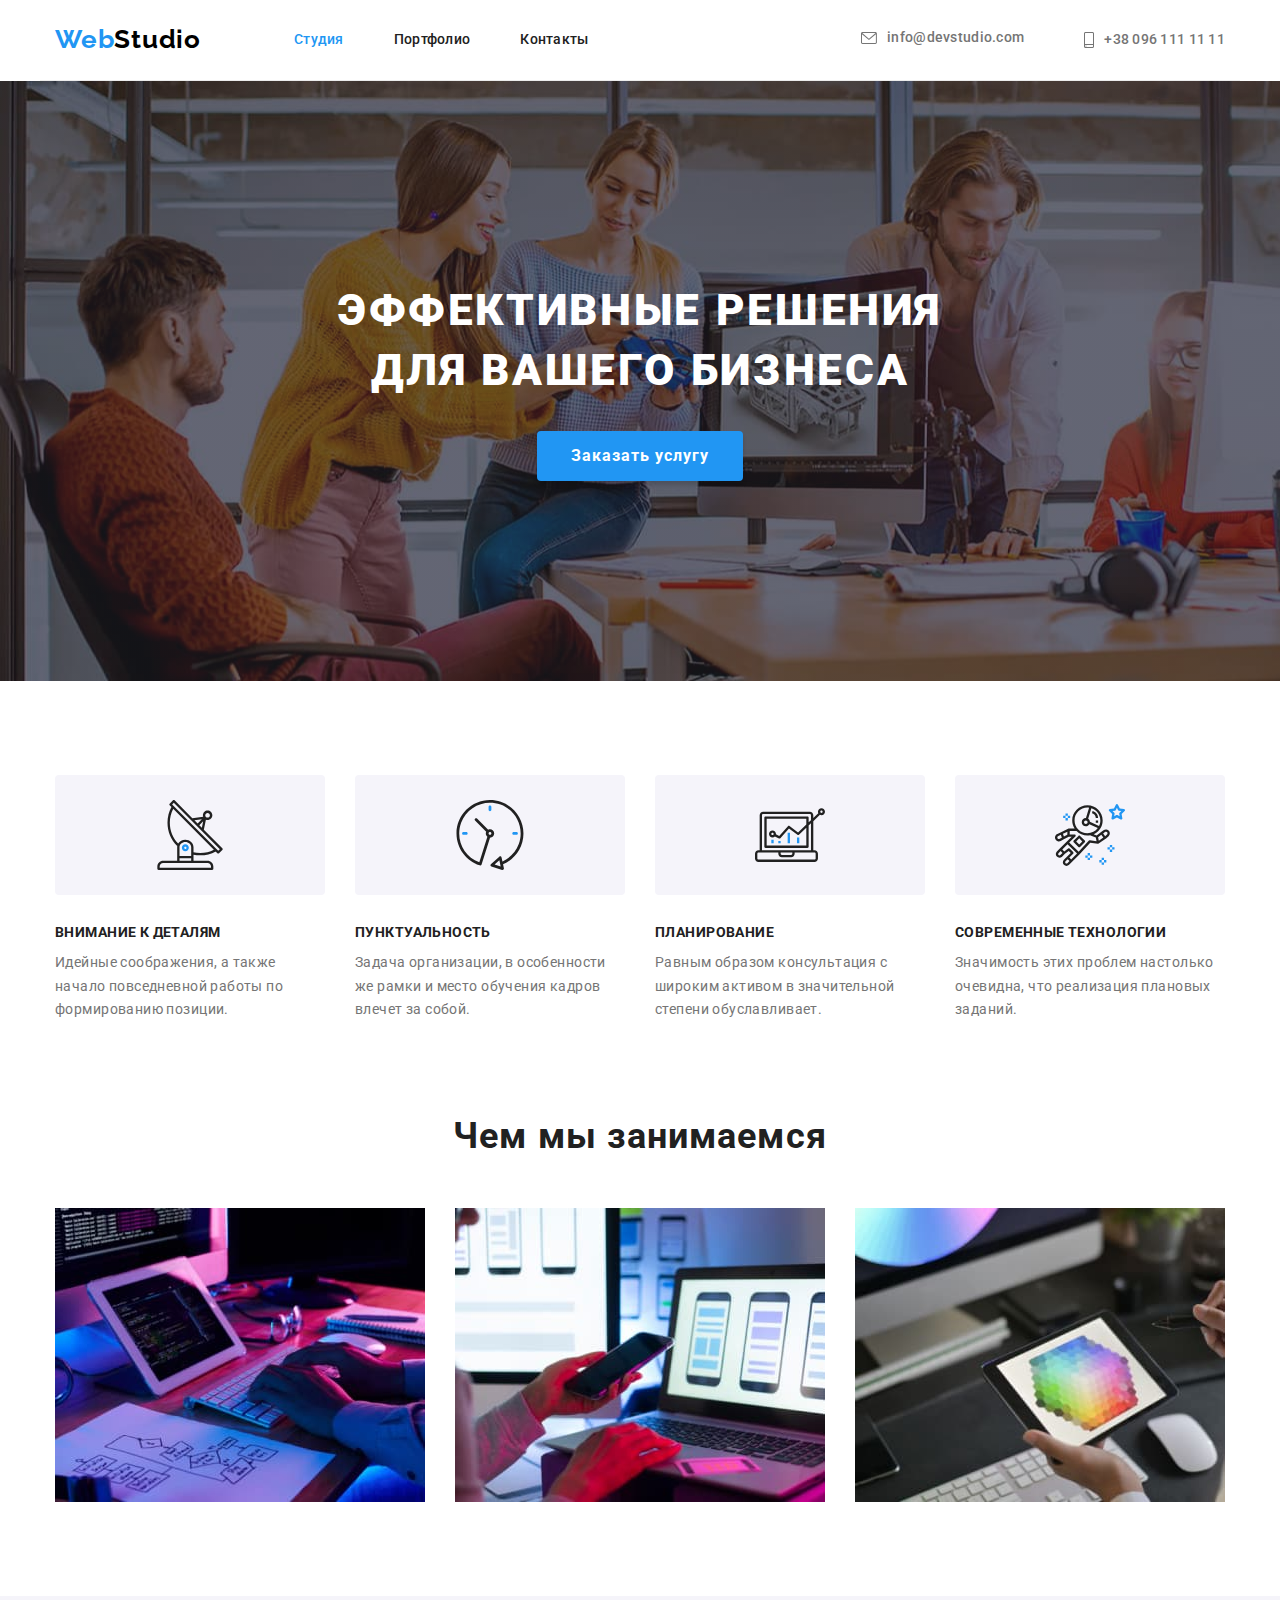
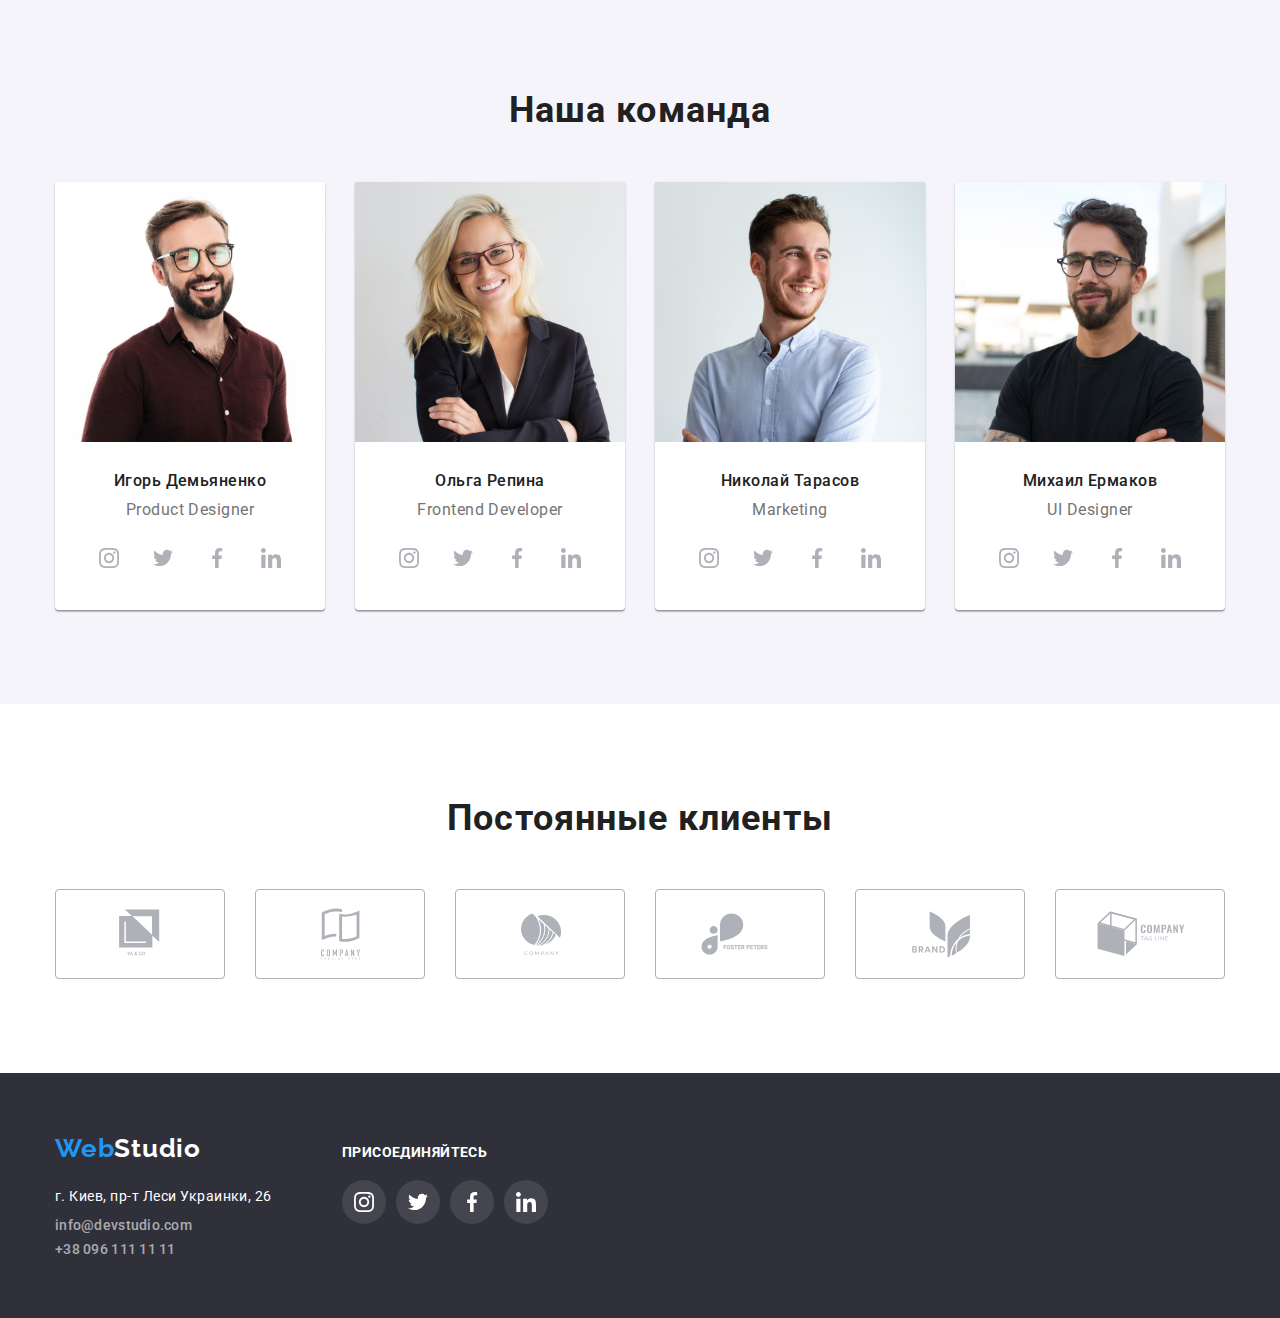
<file: hw-04/index.html>
<!DOCTYPE html>
<html lang="ru">
<head>
    <meta charset="UTF-8">
    <meta name="viewport" content="width=device-width, initial-scale=1.0">
    <title>WebStudio</title>
    <link href="https://fonts.googleapis.com/css2?family=Raleway:wght@700&family=Roboto:wght@400;500;700;900&display=swap" rel="stylesheet">
    <link rel="stylesheet" href="https://cdnjs.cloudflare.com/ajax/libs/modern-normalize/1.0.0/modern-normalize.min.css">
    <link rel="stylesheet" href="./css/styles.css">
</head>
<body>
    
    <header class="header">
        <div class="container">
            <!--main navigation in header-->
            <nav class="nav">
                <a href="./index.html" class="link logo logo-header"><span>Web</span>Studio</a>
                <ul class="list navlist">
                    <li class="list-item navlist-item"><a class="link navlist-item-link select-page" href="./index.html">Студия</a></li>
                    <li class="list-item navlist-item"><a class="link navlist-item-link" href="./portfolio.html">Портфолио</a></li>
                    <li class="list-item navlist-item"><a class="link navlist-item-link" href="">Контакты</a></li>
                </ul>
            </nav>

            <!--contacts information in header-->
            <ul class="list contacts contacts-header">
                <li class="list-item contacts-item">
                    <a class="link contacts-link" href="mailto:info@devstudio.com">
                            <svg class="icon icon-contacts" width="16" height="12">
                                <use href="./symbol-defs.svg#icon-envelope"></use>
                            </svg>
                            info@devstudio.com
                    </a>
                </li>
                <li class="list-item contacts-item">
                    <a class="link contacts-link" href="tel:+380961111111">
                            <svg class="icon icon-contacts" width="10" height="16">
                                <use href="./symbol-defs.svg#icon-smartphone"></use>
                            </svg>
                            +38 096 111 11 11
                    </a>
                </li>
            </ul>
        </div>
    </header>

    <main class="maininfo"> 
            <!--Hero-->
        <section class=" hero">
            <div class="container">
                <h1 class="title-hero">Эффективные решения <br/>
                    для вашего бизнеса</h1>
                <a href="" class="link button-hero">Заказать услугу</a>
            </div>
        </section>


        <!--properties-->
        <section class="properties">
            <div class="container">
                <!--<h2>Профессиональные свойства</h2>-->
                <ul class="list properties-list">
                    <li class="list-item properties-item">
                        <div class="thumb">
                            <svg class="icon" width="70" height="70">
                                <use href="./symbol-defs.svg#icon-antenna"></use>
                            </svg>
                        </div>
                        <h3 class="properties-title">Внимание к деталям</h3>
                        <p>Идейные соображения, а также начало повседневной работы по формированию позиции.</p>
                    </li>
                    <li class="list-item properties-item">
                        <div class="thumb">
                            <svg class="icon" width="70" height="70">
                                <use href="./symbol-defs.svg#icon-clock"></use>
                            </svg>
                        </div>
                        <h3 class="properties-title">Пунктуальность</h3>
                        <p>Задача организации, в особенности же рамки и место обучения кадров влечет за собой.</p>
                    </li>
                    <li class="list-item properties-item">
                        <div class="thumb">
                            <svg class="icon" width="70" height="70">
                                <use href="./symbol-defs.svg#icon-diagram"></use>
                            </svg>
                        </div>
                        <h3 class="properties-title">Планирование</h3>
                        <p>Равным образом консультация с широким активом в значительной степени обуславливает.</p>
                    </li>
                    <li class="list-item properties-item">
                        <div class="thumb">
                            <svg class="icon" width="70" height="70">
                                <use href="./symbol-defs.svg#icon-astronaut"></use>
                            </svg>
                        </div>
                        <h3 class="properties-title">Современные технологии</h3>
                        <p>Значимость этих проблем настолько очевидна, что реализация плановых заданий.</p>
                    </li>
                </ul>
            </div>
        </section>


        <!--what we do-->
        <section class="whatwedo">
            <div class="container">
                <h2 class="title">Чем мы занимаемся</h2>
                <ul class="list whatwedo-list">
                    <li class="list-item whatwedo-item"><img src="./img/box-1.jpg" alt="programming" width="370" height="294"></li>
                    <li class="list-item whatwedo-item"><img src="./img/box-2.jpg" alt="adaptation" width="370" height="294"></li>
                    <li class="list-item whatwedo-item"><img src="./img/box-3.jpg" alt="design" width="370" height="294"></li>
                </ul>
            </div>
        </section>


        <!--our team-->
        <section class="ourteam">
            <div class="container">
                <h2 class="title">Наша команда</h2>
                <ul class="list ourteam-list">
                    <li class="list-item ourteam-item">
                        <img src="./img/demianenko.jpg" alt="фото дизайнера" width="270" height="260">
                        <div class="team-info">
                            <h3 class="team-title">Игорь Демьяненко</h3>
                            <p class="position" lang="en">Product Designer</p>
                            <ul class="list social">
                                <li class="list-item social-link">
                                    <a class="link" href="">
                                        <svg class="icon-social">
                                            <use href="./symbol-defs.svg#icon-instagram"></use>
                                        </svg>
                                    </a>
                                </li>
                                <li class="list-item social-link">
                                    <a class="link" href="">
                                        <svg class="icon-social">
                                            <use href="./symbol-defs.svg#icon-twitter"></use>
                                        </svg>
                                    </a>
                                </li>
                                <li class="list-item social-link">
                                    <a class="link" href="">
                                        <svg class="icon-social">
                                            <use href="./symbol-defs.svg#icon-facebook"></use>
                                        </svg>
                                    </a>
                                </li>
                                <li class="list-item social-link">
                                    <a class="link" href="">
                                        <svg class="icon-social">
                                            <use href="./symbol-defs.svg#icon-linkedin"></use>
                                        </svg>
                                    </a>
                                </li>
                            </ul>
                        </div>
                    </li>

                    <li class="list-item ourteam-item">
                        <img src="./img/repina.jpg" alt="фото разработчика" width="270" height="260">
                        <div class="team-info">
                            <h3 class="team-title">Ольга Репина</h3>
                            <p class="position" lang="en">Frontend Developer</p>
                            <ul class="list social">
                                <li class="list-item social-link">
                                    <a class="link" href="">
                                        <svg class="icon-social">
                                            <use href="./symbol-defs.svg#icon-instagram"></use>
                                        </svg>
                                    </a>
                                </li>
                                <li class="list-item social-link">
                                    <a class="link" href="">
                                        <svg class="icon-social">
                                            <use href="./symbol-defs.svg#icon-twitter"></use>
                                        </svg>
                                    </a>
                                </li>
                                <li class="list-item social-link">
                                    <a class="link" href="">
                                        <svg class="icon-social">
                                            <use href="./symbol-defs.svg#icon-facebook"></use>
                                        </svg>
                                    </a>
                                </li>
                                <li class="list-item social-link">
                                    <a class="link" href="">
                                        <svg class="icon-social">
                                            <use href="./symbol-defs.svg#icon-linkedin"></use>
                                        </svg>
                                    </a>
                                </li>
                            </ul>
                        </div>
                    </li>

                    <li class="list-item ourteam-item">
                        <img src="./img/tarasov.jpg" alt="фото маркетолога" width="270" height="260">
                        <div class="team-info">
                            <h3 class="team-title">Николай Тарасов</h3>
                            <p class="position" lang="en">Marketing</p>
                            <ul class="list social">
                                <li class="list-item social-link">
                                    <a class="link" href="">
                                        <svg class="icon-social">
                                            <use href="./symbol-defs.svg#icon-instagram"></use>
                                        </svg>
                                    </a>
                                </li>
                                <li class="list-item social-link">
                                    <a class="link" href="">
                                        <svg class="icon-social">
                                            <use href="./symbol-defs.svg#icon-twitter"></use>
                                        </svg>
                                    </a>
                                </li>
                                <li class="list-item social-link">
                                    <a class="link" href="">
                                        <svg class="icon-social">
                                            <use href="./symbol-defs.svg#icon-facebook"></use>
                                        </svg>
                                    </a>
                                </li>
                                <li class="list-item social-link">
                                    <a class="link" href="">
                                        <svg class="icon-social">
                                            <use href="./symbol-defs.svg#icon-linkedin"></use>
                                        </svg>
                                    </a>
                                </li>
                            </ul>
                        </div>
                    </li>

                    <li class="list-item ourteam-item">
                        <img src="./img/yermakov.jpg" alt="фото дизайнера" width="270" height="260">
                        <div class="team-info">
                            <h3 class="team-title">Михаил Ермаков</h3>
                            <p class="position" lang="en">UI Designer</p>
                            <ul class="list social">
                                <li class="list-item social-link">
                                    <a class="link" href="">
                                        <svg class="icon-social">
                                            <use href="./symbol-defs.svg#icon-instagram"></use>
                                        </svg>
                                    </a>
                                </li>
                                <li class="list-item social-link">
                                    <a class="link" href="">
                                        <svg class="icon-social">
                                            <use href="./symbol-defs.svg#icon-twitter"></use>
                                        </svg>
                                    </a>
                                </li>
                                <li class="list-item social-link">
                                    <a class="link" href="">
                                        <svg class="icon-social">
                                            <use href="./symbol-defs.svg#icon-facebook"></use>
                                        </svg>
                                    </a>
                                </li>
                                <li class="list-item social-link">
                                    <a class="link" href="">
                                        <svg class="icon-social">
                                            <use href="./symbol-defs.svg#icon-linkedin"></use>
                                        </svg>
                                    </a>
                                </li>
                            </ul>
                        </div>
                    </li>
                </ul>
            </div>
        </section>


        <!-- clients -->
        <section class="clients">
            <div class="container">
                <h2 class="title">Постоянные клиенты</h2>
                <ul class="list clients-list">
                    <li class="list-item clients-item">
                        <a class="link" href="">
                            <svg class="icon-client">
                                <use href="./symbol-defs.svg#icon-client-1"></use>
                            </svg>
                        </a>
                    </li>
                    <li class="list-item clients-item">
                        <a class="link" href="">
                            <svg class="icon-client">
                                <use href="./symbol-defs.svg#icon-client-2"></use>
                            </svg>
                        </a>
                    </li>
                    <li class="list-item clients-item">
                        <a class="link" href="">
                            <svg class="icon-client">
                                <use href="./symbol-defs.svg#icon-client-3"></use>
                            </svg>
                        </a>
                    </li>
                    <li class="list-item clients-item">
                        <a class="link" href="">
                            <svg class="icon-client">
                                <use href="./symbol-defs.svg#icon-client-4"></use>
                            </svg>
                        </a>
                    </li>
                    <li class="list-item clients-item">
                        <a class="link" href="">
                            <svg class="icon-client">
                                <use href="./symbol-defs.svg#icon-client-5"></use>
                            </svg>
                        </a>
                    </li>
                    <li class="list-item clients-item">
                        <a class="link" href="">
                            <svg class="icon-client">
                                <use href="./symbol-defs.svg#icon-client-6"></use>
                            </svg>
                        </a>
                    </li>
                </ul>
            </div>
        </section>

    </main>

    <footer class="footer">
        <div class="container">
            <div class="studia-info">
                <a href="./index.html" class="link logo logo-footer"><span>Web</span>Studio</a>
                <address class="address">
                    <p class="footer-address">г. Киев, пр-т Леси Украинки, 26</p>
                    <ul class="list contacts contacts-footer">
                        <li class="list-item contacts-item"><a class="link list-link contacts-link" href="mailto:info@devstudio.com">info@devstudio.com</a></li>
                        <li class="list-item contacts-item"><a class="link list-link contacts-link" href="tel:+380961111111">+38 096 111 11 11</a></li>
                    </ul>
                </address>
            </div>
            <div class="social-info">
                <p class="social-title">присоединяйтесь</p>
                <ul class="list social">
                    <li class="list-item social-link">
                        <a class="link" href="">
                            <svg class="icon-social">
                                <use href="./symbol-defs.svg#icon-instagram"></use>
                            </svg>
                        </a>
                    </li>
                    <li class="list-item social-link">
                        <a class="link" href="">
                            <svg class="icon-social">
                                <use href="./symbol-defs.svg#icon-twitter"></use>
                            </svg>
                        </a>
                    </li>
                    <li class="list-item social-link">
                        <a class="link" href="">
                            <svg class="icon-social">
                                <use href="./symbol-defs.svg#icon-facebook"></use>
                            </svg>
                        </a>
                    </li>
                    <li class="list-item social-link">
                        <a class="link" href="">
                            <svg class="icon-social">
                                <use href="./symbol-defs.svg#icon-linkedin"></use>
                            </svg>
                        </a>
                    </li>
                </ul>
            </div>
        </div>
    </footer>

</body>
</html>
</file>
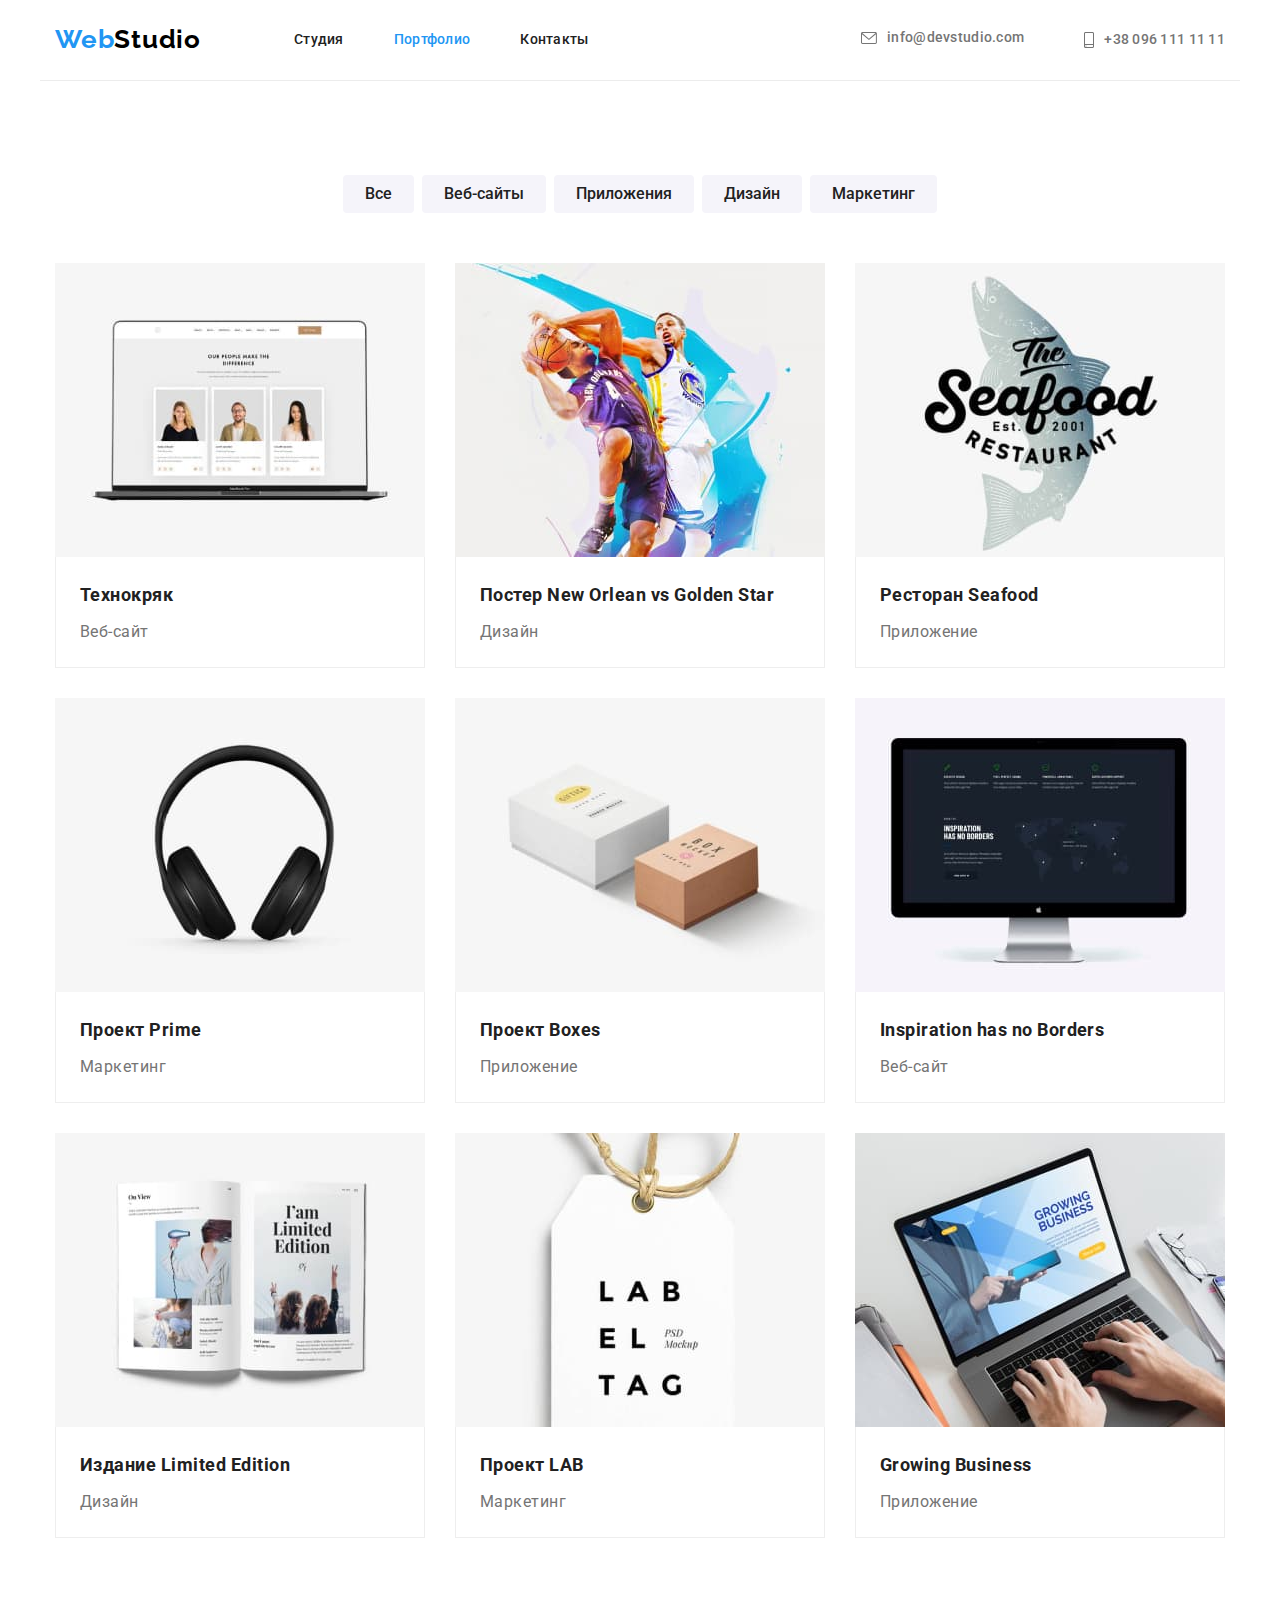
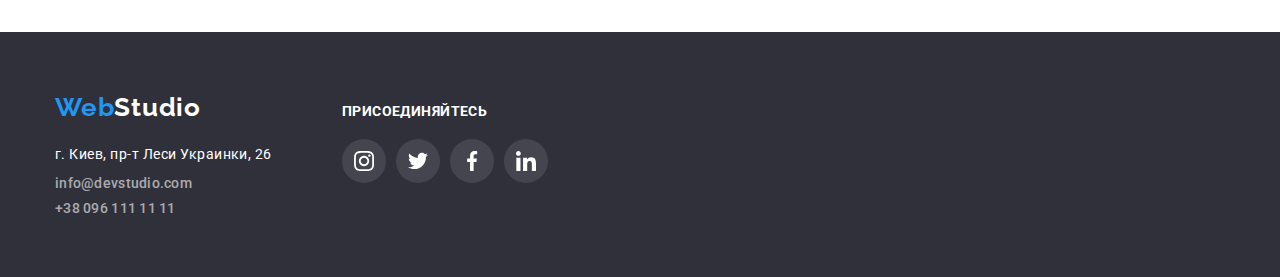
<file: hw-04/portfolio.html>
<!DOCTYPE html>
<html lang="ru">
<head>
    <meta charset="UTF-8">
    <meta name="viewport" content="width=device-width, initial-scale=1.0">
    <title>WebStudio Portfolio</title>
    <link href="https://fonts.googleapis.com/css2?family=Raleway:wght@700&family=Roboto:wght@400;500;700;900&display=swap" rel="stylesheet">
    <link rel="stylesheet" href="https://cdnjs.cloudflare.com/ajax/libs/modern-normalize/1.0.0/modern-normalize.min.css">
    <link rel="stylesheet" href="./css/styles.css">
</head>
<body>
    
    <header class="header">
        <div class="container">
            <!--main navigation in header-->
            <nav class="nav">
                <a href="./index.html" class="link logo logo-header"><span>Web</span>Studio</a>
                <ul class="list navlist">
                    <li class="list-item navlist-item"><a class="link navlist-item-link" href="./index.html">Студия</a></li>
                    <li class="list-item navlist-item"><a class="link navlist-item-link select-page" href="./portfolio.html">Портфолио</a></li>
                    <li class="list-item navlist-item"><a class="link navlist-item-link" href="">Контакты</a></li>
                </ul>
            </nav>

            <!--contacts information in header-->
            <ul class="list contacts contacts-header">
                <li class="list-item contacts-item">
                    <a class="link contacts-link" href="mailto:info@devstudio.com">
                            <svg class="icon icon-contacts" width="16" height="12">
                                <use href="./symbol-defs.svg#icon-envelope"></use>
                            </svg>
                            info@devstudio.com
                    </a>
                </li>
                <li class="list-item contacts-item">
                    <a class="link contacts-link" href="tel:+380961111111">
                            <svg class="icon icon-contacts" width="10" height="16">
                                <use href="./symbol-defs.svg#icon-smartphone"></use>
                            </svg>
                            +38 096 111 11 11
                    </a>
                </li>
            </ul>
        </div>
        
    </header>

    <main class="maininfo">
        <!--portfolio section-->
        <section class="portfolio">
            <div class="container">
                <!--filters buttom  -->
                <ul class="list filters">
                    <li class="list-item"><button class="filters-button" type="button">Все</button></li>
                    <li class="list-item"><button class="filters-button" type="button">Веб-сайты</button></li>
                    <li class="list-item"><button class="filters-button" type="button">Приложения</button></li>
                    <li class="list-item"><button class="filters-button" type="button">Дизайн</button></li>
                    <li class="list-item"><button class="filters-button" type="button">Маркетинг</button></li>
                </ul>

                <!--portfolio section-->
                <ul class="list portfolio-list">
                    <li class="list-item">
                        <a class="link portfolio-list-link" href="">
                            <img src="./img/tehnokrak.jpg" alt="лаптоп" width="370">
                            <div class="border">
                                <h3 class="portfolio-list-title">Технокряк</h3>
                                <p class="portfolio-list-desc">Веб-сайт</p>
                            </div>
                        </a>
                    </li>
                    <li class="list-item">
                        <a class="link portfolio-list-link" href="">
                            <img src="./img/poster.jpg" alt="игра в баскетбол" width="370">
                            <div class="border">
                                <h3 class="portfolio-list-title">Постер <span lang="en">New Orlean vs Golden Star</span></h3>
                                <p class="portfolio-list-desc">Дизайн</p>
                            </div>
                        </a>
                    </li>
                    <li class="list-item">
                        <a class="link portfolio-list-link" href="">
                            <img src="./img/seafood.jpg" alt="логотип ресторана" width="370">
                            <div class="border">
                                <h3 class="portfolio-list-title">Ресторан <span lang="en">Seafood</span></h3>
                                <p class="portfolio-list-desc">Приложение</p>
                            </div>
                        </a>
                    </li>
                    <li class="list-item">
                        <a class="link portfolio-list-link" href="">
                            <img src="./img/prime.jpg" alt="наушники" width="370">
                            <div class="border">
                                <h3 class="portfolio-list-title">Проект <span lang="en">Prime</span></h3>
                                <p class="portfolio-list-desc">Маркетинг</p>
                            </div>
                        </a>
                    </li>
                    <li class="list-item">
                        <a class="link portfolio-list-link" href="">
                            <img src="./img/boxes.jpg" alt="коробки" width="370">
                            <div class="border">
                                <h3 class="portfolio-list-title">Проект <span lang="en">Boxes</span></h3>
                                <p class="portfolio-list-desc">Приложение</p>
                            </div>
                        </a>
                    </li>
                    <li class="list-item">
                        <a class="link portfolio-list-link" href="">
                            <img src="./img/inspiration.jpg" alt="монитор компьютера" width="370">
                            <div class="border">
                                <h3 class="portfolio-list-title" lang="en" >Inspiration has no Borders</h3>
                                <p class="portfolio-list-desc">Веб-сайт</p>
                            </div>
                        </a>
                    </li>
                    <li class="list-item">
                        <a class="link portfolio-list-link" href="">
                            <img src="./img/limited-edition.jpg" alt="книга" width="370">
                            <div class="border">
                                <h3 class="portfolio-list-title">Издание <span lang="en">Limited Edition</span></h3>
                                <p class="portfolio-list-desc">Дизайн</p>
                            </div>
                        </a>
                    </li>
                    <li class="list-item">
                        <a class="link portfolio-list-link" href="">
                            <img src="./img/lab.jpg" alt="лейба" width="370">
                            <div class="border">
                                <h3 class="portfolio-list-title">Проект <span lang="en">LAB</span></h3>
                                <p class="portfolio-list-desc">Маркетинг</p>
                            </div>
                        </a>
                    </li>
                    <li class="list-item">
                        <a class="link portfolio-list-link" href="">
                            <img src="./img/growing-busines.jpg" alt="работа за лаптопом" width="370">
                            <div class="border">
                                <h3 class="portfolio-list-title" lang="en">Growing Business</h3>
                                <p class="portfolio-list-desc">Приложение</p>
                            </div>
                        </a>
                    </li>
                </ul>
            </div>
        </section>
    </main>

    <footer class="footer">
        <div class="container">
            <div class="studia-info">
                <a href="./index.html" class="link logo logo-footer"><span>Web</span>Studio</a>
                <address class="address">
                    <p class="footer-address">г. Киев, пр-т Леси Украинки, 26</p>
                    <ul class="list contacts contacts-footer">
                        <li class="list-item contacts-item"><a class="link list-link contacts-link" href="mailto:info@devstudio.com">info@devstudio.com</a></li>
                        <li class="list-item contacts-item"><a class="link list-link contacts-link" href="tel:+380961111111">+38 096 111 11 11</a></li>
                    </ul>
                </address>
            </div>
            <div class="social-info">
                <p class="social-title">присоединяйтесь</p>
                <ul class="list social">
                    <li class="list-item social-link">
                        <a class="link" href="">
                            <div class="thumb">
                                <svg class="icon-social">
                                    <use href="./symbol-defs.svg#icon-instagram"></use>
                                </svg>
                            </div>
                        </a>
                    </li>
                    <li class="list-item social-link">
                        <a class="link" href="">
                            <div class="thumb">
                                <svg class="icon-social">
                                    <use href="./symbol-defs.svg#icon-twitter"></use>
                                </svg>
                            </div>
                        </a>
                    </li>
                    <li class="list-item social-link">
                        <a class="link" href="">
                            <div class="thumb">
                                <svg class="icon-social">
                                    <use href="./symbol-defs.svg#icon-facebook"></use>
                                </svg>
                            </div>
                        </a>
                    </li>
                    <li class="list-item social-link">
                        <a class="link" href="">
                            <div class="thumb">
                                <svg class="icon-social">
                                    <use href="./symbol-defs.svg#icon-linkedin"></use>
                                </svg>
                            </div>
                        </a>
                    </li>
                </ul>
            </div>
        </div>
    </footer>

</body>
</html>
</file>
<file: hw-04/css/styles.css>
/*
основной текст - #212121
вторичный текст - #757575
акцент - #2196F3
текст лого - #000000

доп фон - #F5F4FA
фон хедер, футер - #2F303A
фон кнопок - #F5F4FA

текст футера:
белый - #FFFFFF
белый + альфа - rgba(255, 255, 255, 0.6)
*/

:root{
    --primary-text-color: #212121;
    --secondary-text-color: #757575;
    --accent: #2196f3;
    --white-text: #ffffff;
    --footer-alfa: rgba(255, 255, 255, 0.6);
    --logo-color: #000000;
    --second-bg: #2F303A;
    --main-bg: #ffffff;
    --any-bg: #F5F4FA;
    --button-bg: #F5F4FA;
}

body{
    font-family: 'Roboto', sans-serif;
    color: var(--primary-text-color);
    font-weight: 400;
    letter-spacing: 0.03em;
}

img{
    display: block;
}

.link{
    text-decoration: none;
    color: var(--primary-text-color);
}

.list-item{
    list-style: none;
}

h1,
h2,
h3,
h4,
h5,
h6,
ul,
p{
    margin: 0;
    padding: 0;
}

.container{
    margin-left: auto;
    margin-right: auto;

    width: 1200px;
    padding-left: 15px;
    padding-right: 15px;

    
    /* outline: 2px solid red; */
}

/* header footer */
.header .container{
    display: flex;
    align-items: center;
    border-bottom: 1px solid #ececec;
    background-color: var(--main-bg);   
}

.nav{
    display: flex;
    align-items: center;
}

.navlist{
    display: flex;

    font-weight: 500;
    font-size: 16px;
    line-height: 1.14;
    letter-spacing: 0.02em;
}

.navlist-item:not(:first-child){
    margin-left: 50px;
}
.navlist-item-link{
    display: inline-block;
    padding-top: 32px;
    padding-bottom: 32px;

    font-weight: 500;
    font-size: 14px;
    line-height: 1.14;
    letter-spacing: 0.02em;
}

.contacts-header .contacts-link{
    display: flex;
    align-items: center;

    color: var(--secondary-text-color);
}

.icon-contacts{
    margin: 10px;
    fill: currentcolor;
}

.navlist-item-link:hover .icon-contacts,
.navlist-item-link:focus .icon-contacts{
    fill: var(--accent);
}


.navlist-item-link:hover,
.navlist-item-link:focus,
.contacts-link:hover,
.contacts-link:focus{
    color: var(--accent);
}

.logo{
    font-family: 'Raleway', sans-serif;
    font-weight: 700;
    font-size: 26px;
    line-height: 1.2;
    letter-spacing: 0.03em;
}
.logo > span{
    color: var(--accent);
}

.logo-header{
    color: var(--logo-color);
    margin-right: 93px;
}
.logo-footer{
    display: inline-block;
    margin-bottom: 20px;

    color: var(--white-text);
}

.contacts{
    font-weight: 500;
    font-size: 14px;
    line-height: 1.14;
    letter-spacing: 0.02em;
}

.contacts-header{
    margin-left: auto;
    display: flex;
}
.contacts-header > .contacts-item:not(:first-child){
    margin-left: 50px;
}

.footer{
    background-color: var(--second-bg);
}

.footer .container{
    align-items: baseline;
    display: flex;
    padding-top: 60px;
    padding-bottom: 60px;
    background-color: var(--second-bg);
}

.address{
    font-style: normal;
    font-weight: 400;
    font-size: 14px;
    line-height: 1.71;
}

.footer-address{
    color: var(--white-text);
    margin-bottom: 9px;
}

.contacts-footer  a{
    color: var(--footer-alfa);
}

.contacts-footer .contacts-item:not(:last-child){
    margin-bottom: 9px;
}

.select-page{
    color: var(--accent)
}



.footer .social-info{
    margin-left: 70px;
}
.footer .social-info .social-title{
    font-family: Roboto;
    font-weight: 700;
    font-size: 14px;
    line-height: 16px;
    letter-spacing: 0.03em;
    text-transform: uppercase;
    color: var(--white-text);
}

.social-info .social{
    margin-top: 20px;
}

.footer .social-link .link{
    background-color: rgba(255, 255, 255, 0.1);
}
.footer .icon-social{
    fill: var(--white-text);
}



/* maininfo index.html */
/* hero */
.hero{
    margin:0 auto;
    max-width: 1600px;
    background-color: var(--second-bg);
    background-image: linear-gradient(to right, rgba(47, 48, 58, 0.4), 
                                                rgba(47, 48, 58, 0.4)), 
                                                url(../img/hero-bg.jpg);
    background-repeat: no-repeat;
    background-size: cover;

    text-align: center;
}

.hero .container{
    padding-top: 200px;
    padding-bottom: 200px;
}

.hero .title-hero{
    margin-bottom: 30px;

    color: var(--white-text);
    text-transform: uppercase;
    font-weight: 900;
    font-size: 44px;
    line-height: 1.36;
    letter-spacing: 0.06em;
}

.button-hero{
    display: inline-block;
    border-radius: 4px;
    padding: 10px 34px;
    min-width: 200px;
    min-height: 50px;
    box-shadow: 0px 4px 4px rgba(0, 0, 0, 0.15);

    color: var(--white-text);
    background-color: var(--accent);
    font-weight: 700;
    font-size: 16px;
    line-height: 1.87;
    letter-spacing: 0.06em;
}

/* properties */
.properties .container{
    padding-top: 94px;
}
.properties-list{
    display: flex;
    flex-wrap: wrap;
}
.properties-item{
    width: calc((100% - 90px) / 4);
}

.properties-item:not(:last-child){
    margin-right: 30px;
}

.properties-item > .properties-title{
    margin-bottom: 10px;

    text-transform: uppercase;
    font-weight: 700;
    font-size: 14px;
    line-height: 1.14;
    letter-spacing: 0.03em;
}

.properties-item > p{
    color: var(--secondary-text-color);
    font-weight: 400;
    font-size: 14px;
    line-height: 1.71;
    letter-spacing: 0.03em;
}

.properties-item .thumb{
    display: flex;
    justify-content: center;
    align-items: center;
    width: 270px;
    height: 120px;
    border-radius: 4px;
    margin-bottom: 30px;
    background-color: var(--any-bg);
}



/* whatwedo */
.whatwedo .container{
    padding-top: 94px;
    padding-bottom: 94px;
}
.whatwedo .title{
    margin-bottom: 50px;

    text-align: center;
    font-weight: 700;
    font-size: 36px;
    line-height: 1.16;
    letter-spacing: 0.03em;
}

.whatwedo-list{
    display: flex;
}

.whatwedo-item:not(:first-child){
    margin-left: 30px;
}

/* ourteam */
.ourteam{
    background-color: var(--any-bg);
}

.ourteam .container{
    padding-top: 94px;
    padding-bottom: 94px;
}

.ourteam-item{
    background-color: var(--main-bg);
    
    box-shadow: 0px 1px 3px rgba(0, 0, 0, 0.12), 
                0px 1px 1px rgba(0, 0, 0, 0.14), 
                0px 2px 1px rgba(0, 0, 0, 0.2);
    border-radius: 0px 0px 4px 4px;
    
}

.ourteam .title{
    margin-bottom: 50px;

    text-align: center;
    font-weight: 700;
    font-size: 36px;
    line-height: 1.16;
    letter-spacing: 0.03em;
}

.ourteam-list{
    display: flex;
}
.ourteam-item:not(:first-child){
    margin-left: 30px;
}

.team-info{
    padding-top: 30px;
    padding-bottom: 30px;
    padding-left: 15px;
    padding-right: 15px;
}

.ourteam-item .team-title{
    margin-bottom: 10px;

    text-align: center;
    font-weight: 500;
    font-size: 16px;
    line-height: 1.18;
}

.ourteam-item .position{
    text-align: center;
    color: var(--secondary-text-color);
    font-weight: 400;
    font-size: 16px;
    line-height: 1.18;
}

.social{
    display: flex;
    justify-content: center;
    margin-top: 16px;
}

.social-link .link{
    display: flex;
    justify-content: center;
    align-items: center;
    width: 44px;
    height: 44px;
    border-radius: 50%;
}

.social-link .link:hover .icon-social,
.social-link .link:hover,
.social-link .link:focus .icon-social,
.social-link .link:focus{
    background-color: var(--accent);
    fill: var(--white-text);
}

.icon-social{
    display: block;
    width: 20px;
    height: 20px;
    fill: #afb1b8;
}

.social .social-link:not(:last-child){
    margin-right: 10px;
}


/* clients */
.clients .container{
    padding-top: 94px;
    padding-bottom: 94px;
}

.clients .title{
    text-align: center;
    font-weight: 700;
    font-size: 36px;
    line-height: 1.16;
    letter-spacing: 0.03em;
}

.clients .clients-list{
    display: flex;
    margin-top: 50px;
}

.clients .link{
    width: 170px;
    height: 90px;
    border: 1px solid #afb1b8;

    border-radius: 4px;
}

.clients .icon-client{
    fill: #afb1b8;
}

.clients .clients-item:not(:last-child){
margin-right: 30px;
}

.clients-item .link{
    display: flex;
}

.clients .link:hover, 
.clients .link:focus{
    border: 1px solid var(--accent);
    border-radius: 4px;
}
.clients .link:hover .icon-client,
.clients .link:focus .icon-client{
    fill: var(--accent);
}



/* ---------------------------------------------------------------------------- */
/* portfolio.html */
.portfolio .container{
    padding-top: 94px;
    padding-bottom: 94px;
}

/* filters */
.filters-button{
    cursor: pointer;

    background-color: var(--button-bg);
    color: var(--primary-text-color);
    font-weight: 500;
    font-size: 16px;
    line-height: 1.62;
}
.filters-button:hover,
.filters-button:focus{ 
    border: 0;
    outline: none;
    box-shadow: 0px 3px 1px rgba(0, 0, 0, 0.1), 
                0px 1px 2px rgba(0, 0, 0, 0.08), 
                0px 2px 2px rgba(0, 0, 0, 0.12);
                
    background-color: var(--accent);
    color: var(--white-text);        
}
.filters{
    justify-content: center;
    display: flex;
    margin-left: auto;
    margin-right: auto;
    margin-bottom: 50px;


    /* outline: 2px solid tomato; */
}
.filters .list-item:not(:last-child){
    margin-right: 8px;
}
.filters-button{
    background-color: var(--any-bg);

    border: none;
    border-radius: 4px;
    padding-bottom: 6px;
    padding-top: 6px;
    padding-left: 22px;
    padding-right: 22px;
}


/* portfolio */
.portfolio-list-link{
    color: var(--primary-text-color);
}
.portfolio-list-link .portfolio-list-desc{
    margin-top: 4px;
    
    color: var(--secondary-text-color);
    font-weight: 400;
    font-size: 16px;
    line-height: 1.87;
}
.portfolio-list-link  .portfolio-list-title{
    font-weight: 700;
    font-size: 18px;
    line-height: 2;
}

.list-item .border{
    border: 1px solid #eeeeee;
    border-top: none;
    padding-top: 20px;
    padding-bottom: 20px;
    padding-left: 24px;
    padding-right: 24px;
}
.portfolio-list{
    display: flex;
    flex-wrap: wrap;
}
.portfolio-list .list-item{
    width: calc((100% - 60px) / 3);
    margin-right: 30px;
    margin-bottom: 30px;
}
.portfolio-list .list-item:nth-child(3n){
    margin-right: 0;
}
.portfolio-list .list-item:nth-last-child(-n+3){
    margin-bottom: 0;
}



.portfolio-list-link{
    display: block;
}

.portfolio-list .portfolio-list-link:hover,
.portfolio-list .portfolio-list-link:focus{
    box-shadow: 0px 1px 1px rgba(0, 0, 0, 0.12), 
                0px 4px 4px rgba(0, 0, 0, 0.06), 
                1px 4px 6px rgba(0, 0, 0, 0.16);
}
</file>
